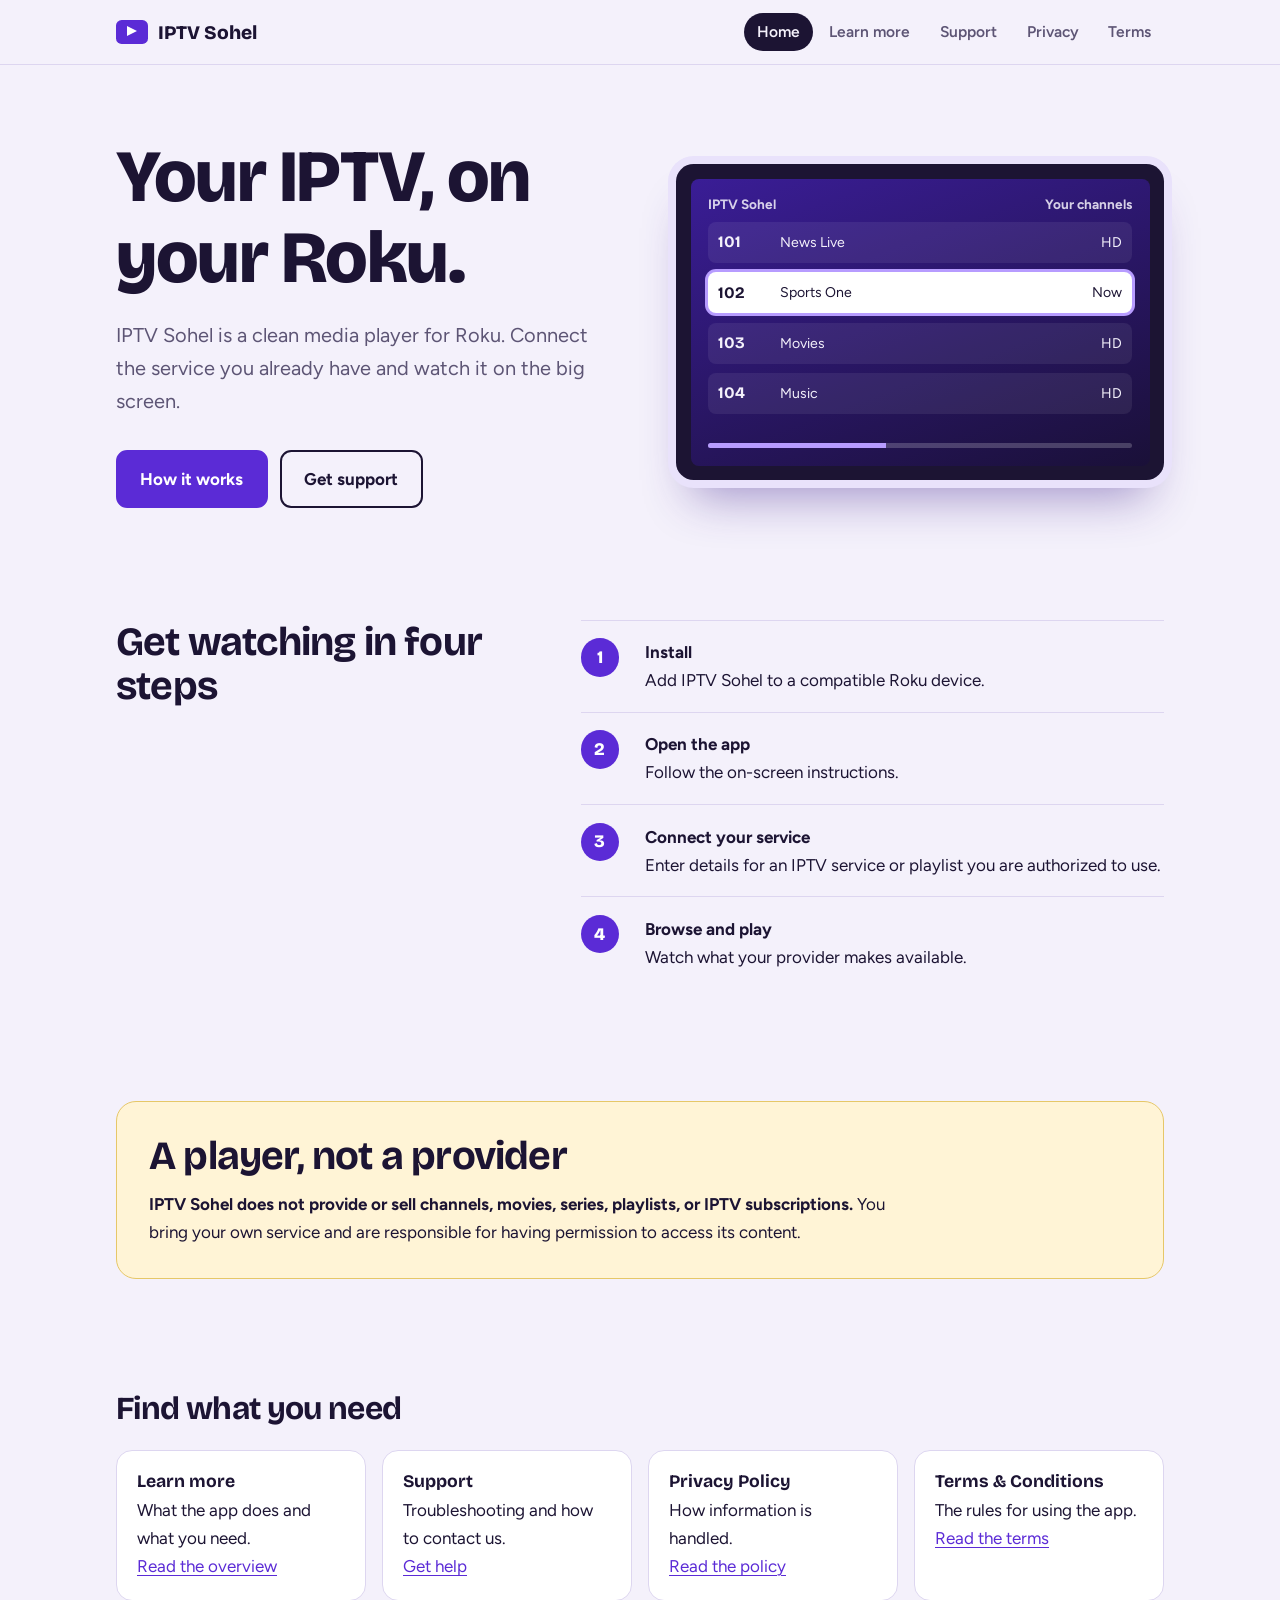
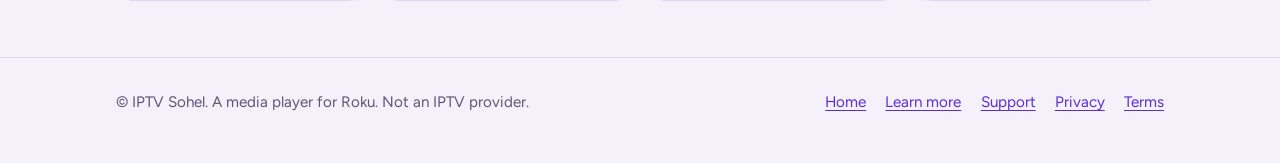
<file: index.html>
<!DOCTYPE html>
<html lang="en"><head><meta charset="utf-8">
<meta name="viewport" content="width=device-width, initial-scale=1">
<title>IPTV Sohel | IPTV media player for Roku</title><meta name="description" content="IPTV Sohel is a media player for Roku. Connect your own IPTV service and watch on your TV.">
<link rel="preconnect" href="https://fonts.googleapis.com"><link rel="preconnect" href="https://fonts.gstatic.com" crossorigin>
<link href="https://fonts.googleapis.com/css2?family=Bricolage+Grotesque:opsz,wght@12..96,700;12..96,800&family=Figtree:wght@400;600;700&display=swap" rel="stylesheet">
<link rel="stylesheet" href="style.css"></head><body>
<header class="site"><div class="wrap"><a class="brand" href="index.html"><span class="logo"></span>IPTV Sohel</a>
<nav aria-label="Main"><ul><li><a href="index.html" aria-current="page">Home</a></li><li><a href="learn-more.html">Learn more</a></li><li><a href="support.html">Support</a></li><li><a href="privacy-policy.html">Privacy</a></li><li><a href="terms.html">Terms</a></li></ul></nav></div></header>
<main><section class="hero"><div class="wrap"><div>
<h1>Your IPTV, on your Roku.</h1>
<p class="lead">IPTV Sohel is a clean media player for Roku. Connect the service you already have and watch it on the big screen.</p>
<div class="btns"><a class="btn primary" href="learn-more.html">How it works</a><a class="btn" href="support.html">Get support</a></div></div>
<div class="tv" aria-hidden="true"><div class="scr"><div class="top"><span>IPTV Sohel</span><span>Your channels</span></div>
<div class="row"><b>101</b><span>News Live</span><span>HD</span></div>
<div class="row on"><b>102</b><span>Sports One</span><span>Now</span></div>
<div class="row"><b>103</b><span>Movies</span><span>HD</span></div>
<div class="row"><b>104</b><span>Music</span><span>HD</span></div>
<div class="bar"><i></i></div></div></div></div></section>
<section class="block"><div class="wrap split"><h2>Get watching in four steps</h2>
<ol class="steps"><li><div><b>Install</b><br>Add IPTV Sohel to a compatible Roku device.</div></li>
<li><div><b>Open the app</b><br>Follow the on-screen instructions.</div></li>
<li><div><b>Connect your service</b><br>Enter details for an IPTV service or playlist you are authorized to use.</div></li>
<li><div><b>Browse and play</b><br>Watch what your provider makes available.</div></li></ol></div></section>
<section class="block"><div class="wrap"><div class="notice"><h2>A player, not a provider</h2>
<p><strong>IPTV Sohel does not provide or sell channels, movies, series, playlists, or IPTV subscriptions.</strong> You bring your own service and are responsible for having permission to access its content.</p></div></div></section>
<section class="block"><div class="wrap"><h2 style="font-size:2rem">Find what you need</h2><div class="needs">
<div><b>Learn more</b>What the app does and what you need.<br><a href="learn-more.html">Read the overview</a></div>
<div><b>Support</b>Troubleshooting and how to contact us.<br><a href="support.html">Get help</a></div>
<div><b>Privacy Policy</b>How information is handled.<br><a href="privacy-policy.html">Read the policy</a></div>
<div><b>Terms &amp; Conditions</b>The rules for using the app.<br><a href="terms.html">Read the terms</a></div></div></div></section></main>
<footer class="site"><div class="wrap"><span>© IPTV Sohel. A media player for Roku. Not an IPTV provider.</span><ul><li><a href="index.html">Home</a></li><li><a href="learn-more.html">Learn more</a></li><li><a href="support.html">Support</a></li><li><a href="privacy-policy.html">Privacy</a></li><li><a href="terms.html">Terms</a></li></ul></div></footer>
</body></html>
</file>
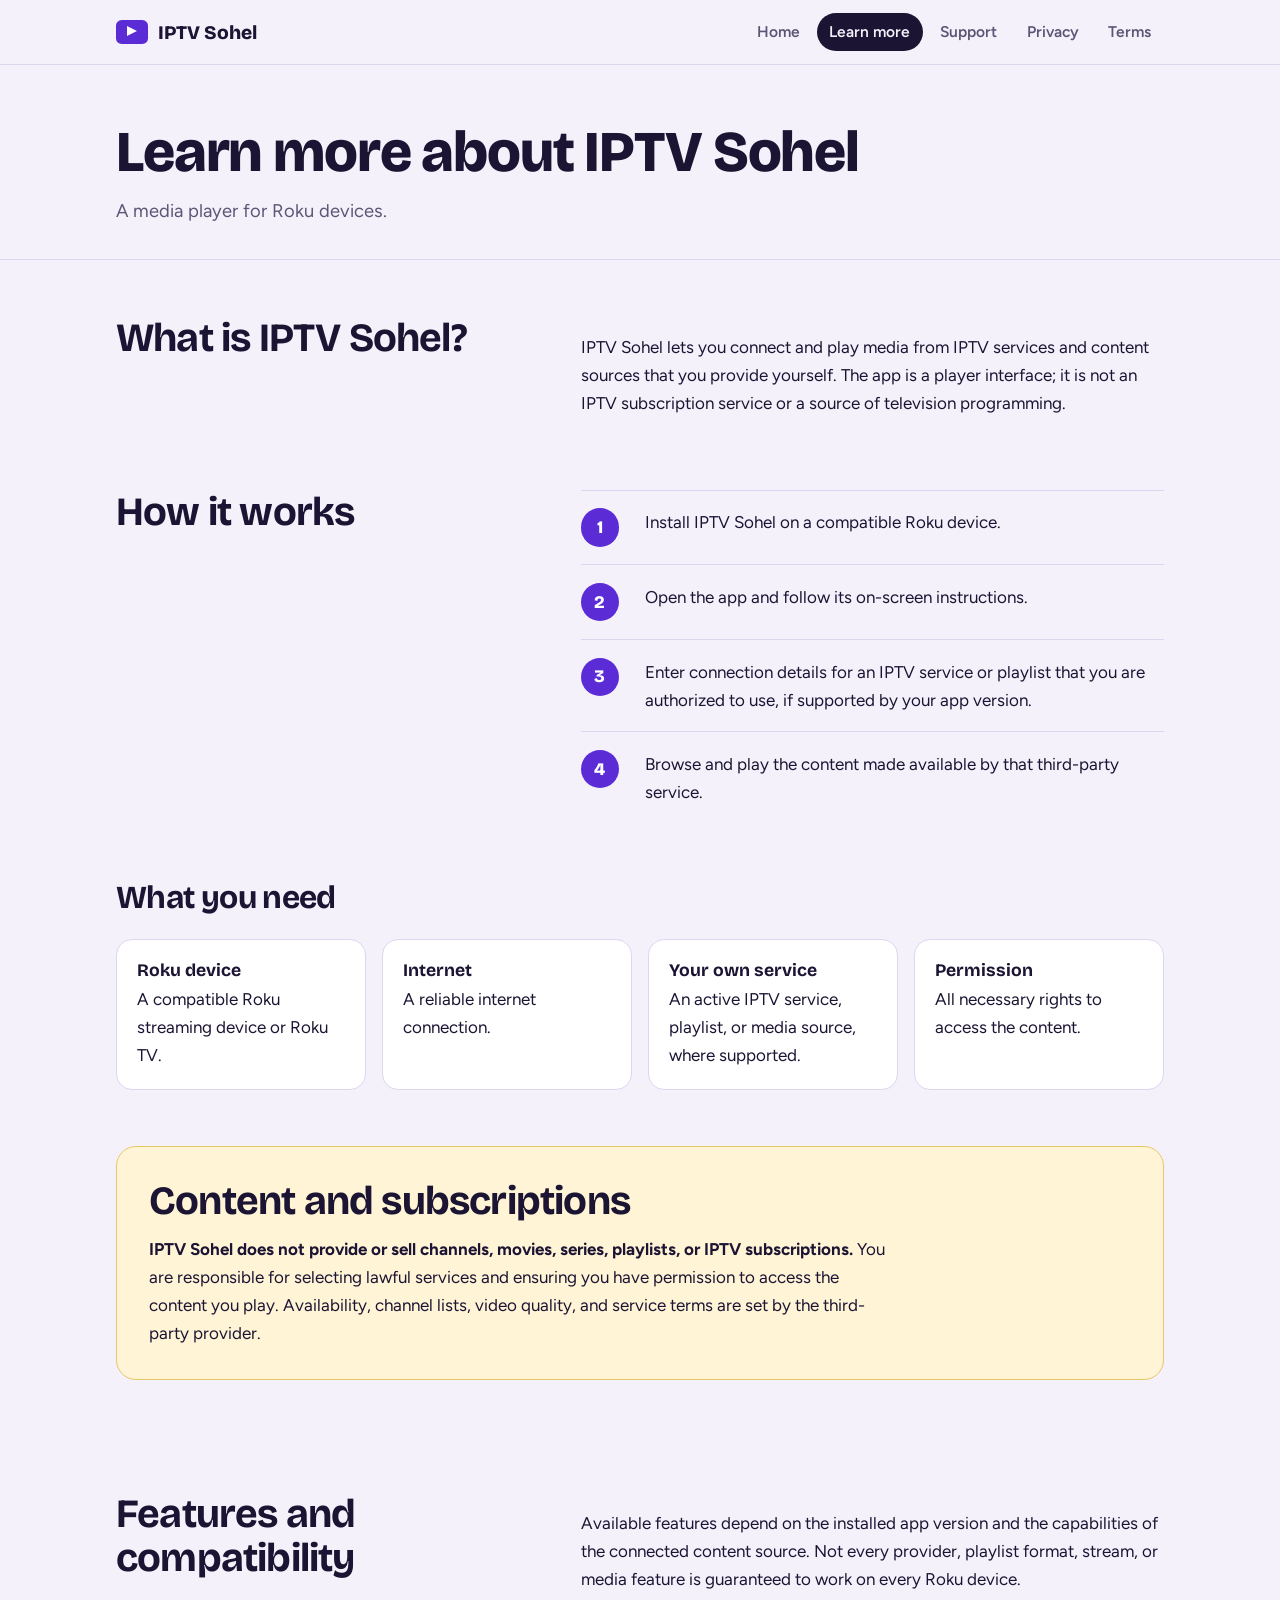
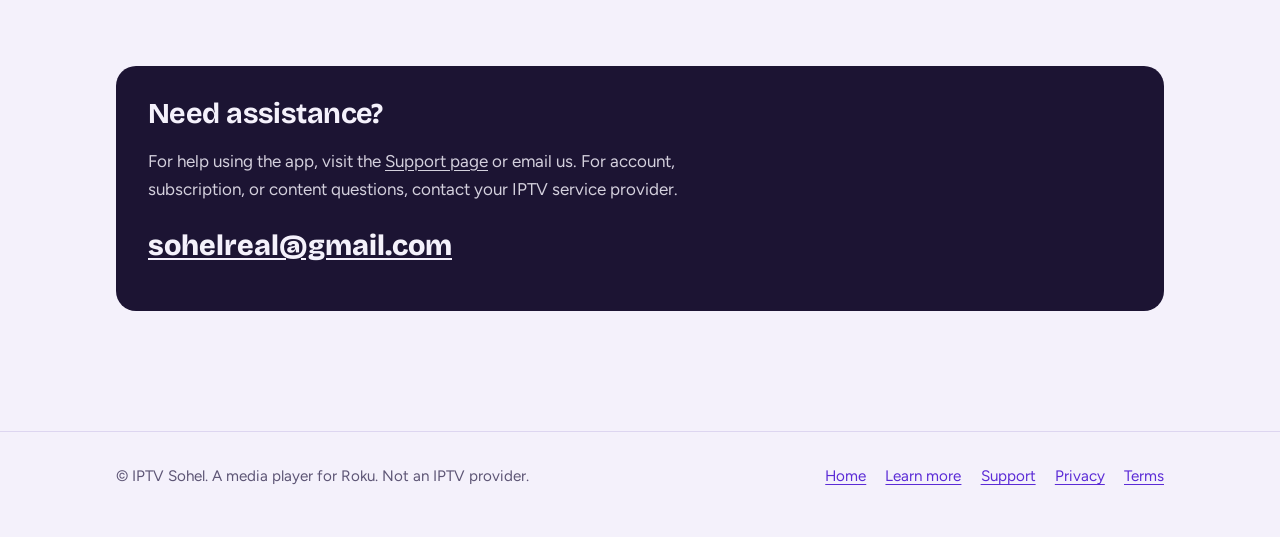
<file: learn-more.html>
<!DOCTYPE html>
<html lang="en"><head><meta charset="utf-8">
<meta name="viewport" content="width=device-width, initial-scale=1">
<title>Learn More | IPTV Sohel</title><meta name="description" content="Learn about IPTV Sohel, a Roku media-player application.">
<link rel="preconnect" href="https://fonts.googleapis.com"><link rel="preconnect" href="https://fonts.gstatic.com" crossorigin>
<link href="https://fonts.googleapis.com/css2?family=Bricolage+Grotesque:opsz,wght@12..96,700;12..96,800&family=Figtree:wght@400;600;700&display=swap" rel="stylesheet">
<link rel="stylesheet" href="style.css"></head><body>
<header class="site"><div class="wrap"><a class="brand" href="index.html"><span class="logo"></span>IPTV Sohel</a>
<nav aria-label="Main"><ul><li><a href="index.html">Home</a></li><li><a href="learn-more.html" aria-current="page">Learn more</a></li><li><a href="support.html">Support</a></li><li><a href="privacy-policy.html">Privacy</a></li><li><a href="terms.html">Terms</a></li></ul></nav></div></header>
<main><div class="page-head"><div class="wrap"><h1>Learn more about IPTV Sohel</h1><p>A media player for Roku devices.</p></div></div>
<div class="wrap"><section class="block"><div class="split"><h2>What is IPTV Sohel?</h2><div><p>IPTV Sohel lets you connect and play media from IPTV services and content sources that you provide yourself. The app is a player interface; it is not an IPTV subscription service or a source of television programming.</p></div></div></section>
<section class="block" style="padding-top:0"><div class="split"><h2>How it works</h2><ol class="steps"><li><div>Install IPTV Sohel on a compatible Roku device.</div></li><li><div>Open the app and follow its on-screen instructions.</div></li><li><div>Enter connection details for an IPTV service or playlist that you are authorized to use, if supported by your app version.</div></li><li><div>Browse and play the content made available by that third-party service.</div></li></ol></div></section>
<section class="block" style="padding-top:0"><h2 style="font-size:2rem">What you need</h2><div class="needs">
<div><b>Roku device</b>A compatible Roku streaming device or Roku TV.</div><div><b>Internet</b>A reliable internet connection.</div>
<div><b>Your own service</b>An active IPTV service, playlist, or media source, where supported.</div><div><b>Permission</b>All necessary rights to access the content.</div></div></section>
<section class="block" style="padding-top:0"><div class="notice"><h2>Content and subscriptions</h2><p><strong>IPTV Sohel does not provide or sell channels, movies, series, playlists, or IPTV subscriptions.</strong> You are responsible for selecting lawful services and ensuring you have permission to access the content you play. Availability, channel lists, video quality, and service terms are set by the third-party provider.</p></div></section>
<section class="block"><div class="split"><h2>Features and compatibility</h2><div><p>Available features depend on the installed app version and the capabilities of the connected content source. Not every provider, playlist format, stream, or media feature is guaranteed to work on every Roku device.</p></div></div></section>
<section class="block" style="padding-top:0"><div class="contact"><h2>Need assistance?</h2><p>For help using the app, visit the <a href="support.html" style="color:inherit">Support page</a> or email us. For account, subscription, or content questions, contact your IPTV service provider.</p><a class="mail" href="mailto:sohelreal@gmail.com">sohelreal@gmail.com</a></div></section></div></main>
<footer class="site"><div class="wrap"><span>© IPTV Sohel. A media player for Roku. Not an IPTV provider.</span><ul><li><a href="index.html">Home</a></li><li><a href="learn-more.html">Learn more</a></li><li><a href="support.html">Support</a></li><li><a href="privacy-policy.html">Privacy</a></li><li><a href="terms.html">Terms</a></li></ul></div></footer>
</body></html>
</file>
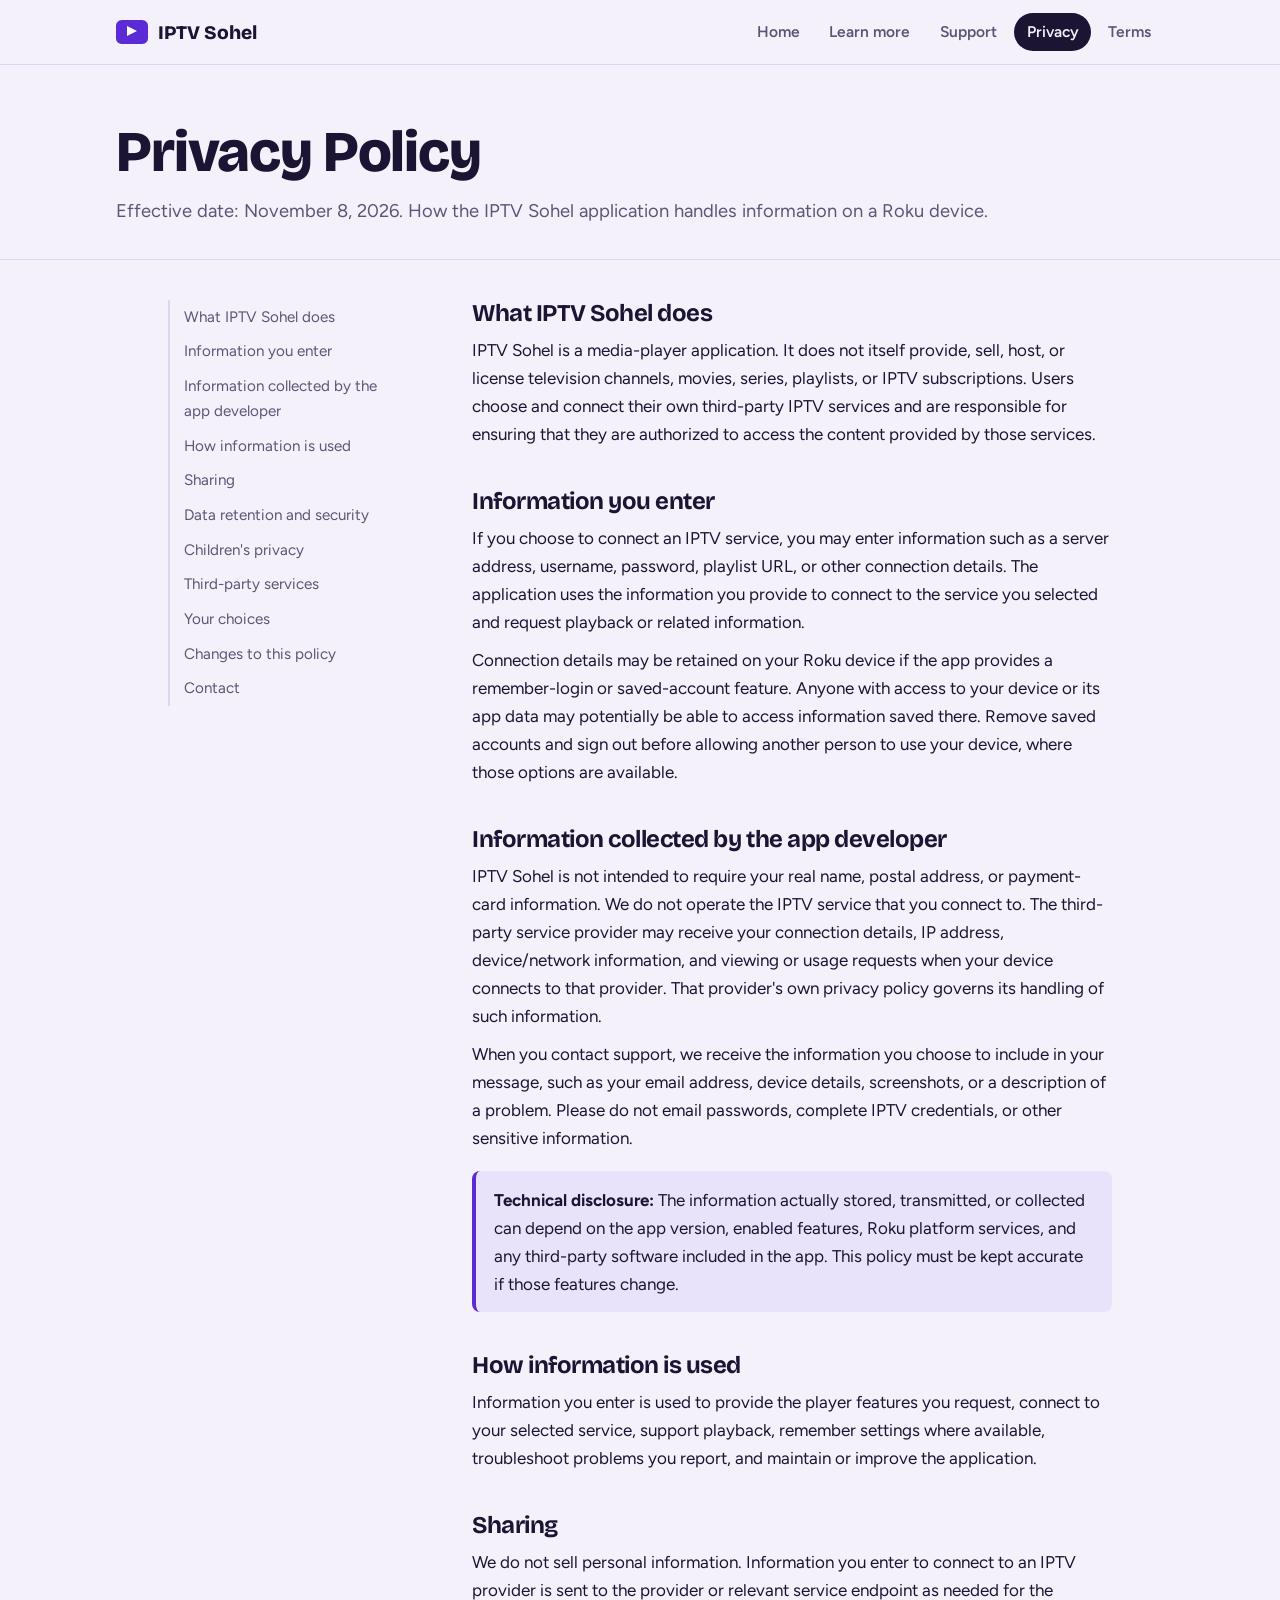
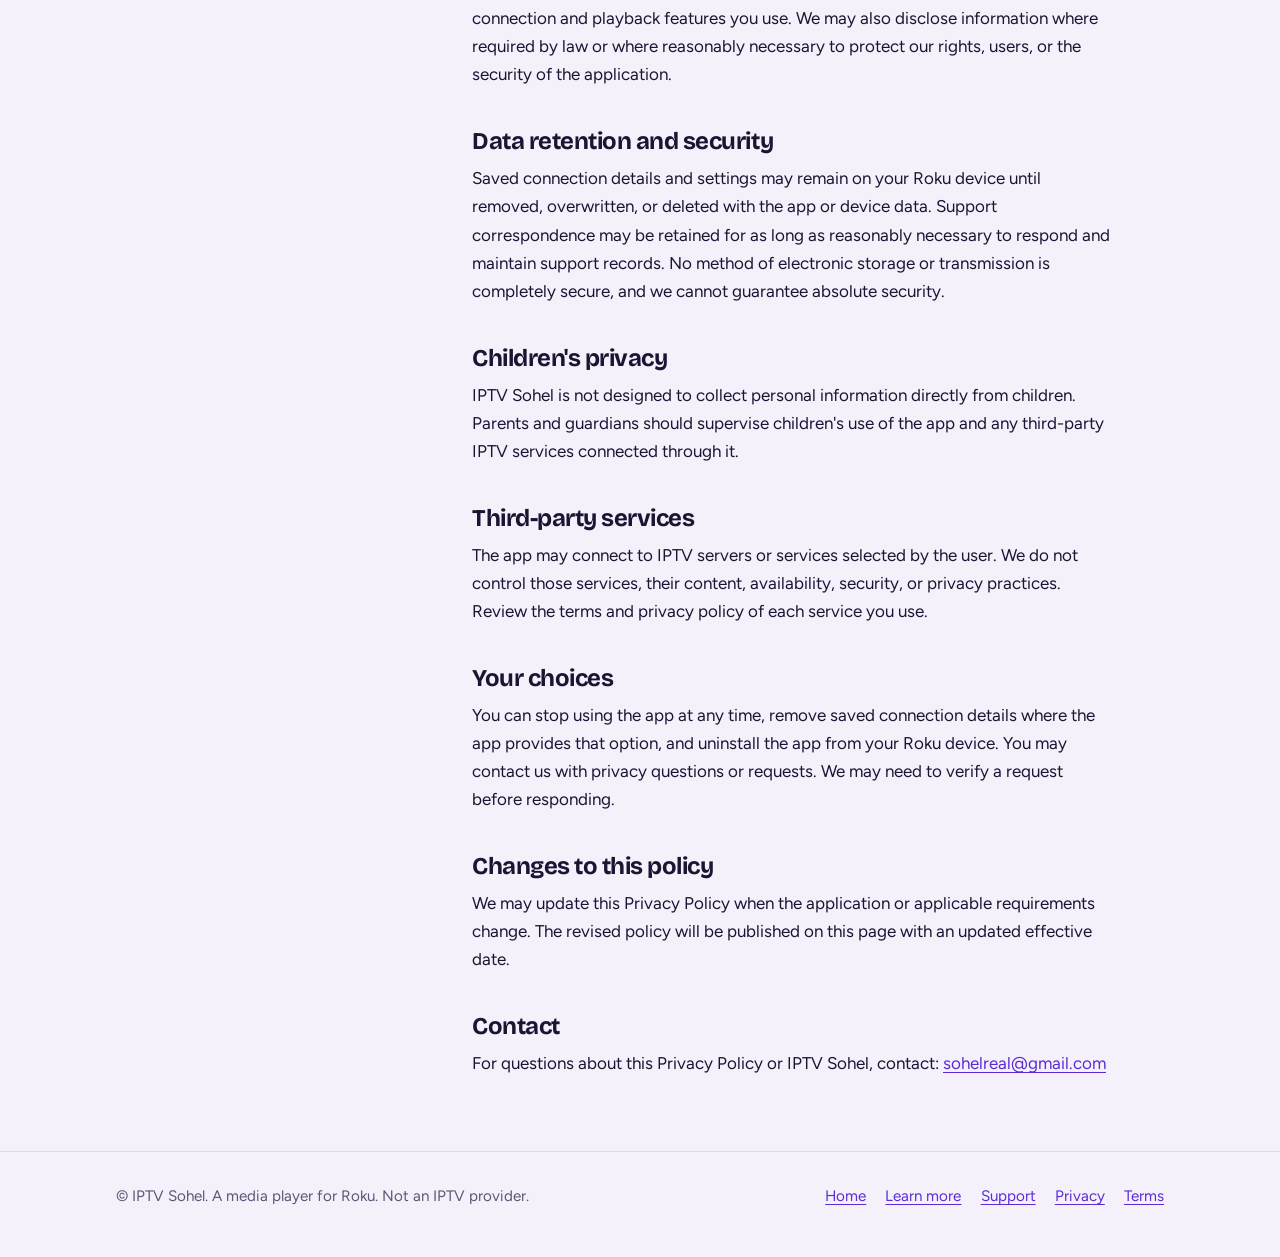
<file: privacy-policy.html>
<!DOCTYPE html>
<html lang="en"><head><meta charset="utf-8">
<meta name="viewport" content="width=device-width, initial-scale=1">
<title>Privacy Policy | IPTV Sohel</title><meta name="description" content="Privacy Policy for the IPTV Sohel Roku application.">
<link rel="preconnect" href="https://fonts.googleapis.com"><link rel="preconnect" href="https://fonts.gstatic.com" crossorigin>
<link href="https://fonts.googleapis.com/css2?family=Bricolage+Grotesque:opsz,wght@12..96,700;12..96,800&family=Figtree:wght@400;600;700&display=swap" rel="stylesheet">
<link rel="stylesheet" href="style.css"></head><body>
<header class="site"><div class="wrap"><a class="brand" href="index.html"><span class="logo"></span>IPTV Sohel</a>
<nav aria-label="Main"><ul><li><a href="index.html">Home</a></li><li><a href="learn-more.html">Learn more</a></li><li><a href="support.html">Support</a></li><li><a href="privacy-policy.html" aria-current="page">Privacy</a></li><li><a href="terms.html">Terms</a></li></ul></nav></div></header>
<main><div class="page-head"><div class="wrap"><h1>Privacy Policy</h1><p>Effective date: November 8, 2026. How the IPTV Sohel application handles information on a Roku device.</p></div></div><div class="wrap doc"><aside class="toc" aria-label="On this page"><ol><li><a href="#s1">What IPTV Sohel does</a></li><li><a href="#s2">Information you enter</a></li><li><a href="#s3">Information collected by the app developer</a></li><li><a href="#s4">How information is used</a></li><li><a href="#s5">Sharing</a></li><li><a href="#s6">Data retention and security</a></li><li><a href="#s7">Children's privacy</a></li><li><a href="#s8">Third-party services</a></li><li><a href="#s9">Your choices</a></li><li><a href="#s10">Changes to this policy</a></li><li><a href="#s11">Contact</a></li></ol></aside><article><h2 id="s1">What IPTV Sohel does</h2><p>IPTV Sohel is a media-player application. It does not itself provide, sell, host, or license television channels, movies, series, playlists, or IPTV subscriptions. Users choose and connect their own third-party IPTV services and are responsible for ensuring that they are authorized to access the content provided by those services.</p><h2 id="s2">Information you enter</h2><p>If you choose to connect an IPTV service, you may enter information such as a server address, username, password, playlist URL, or other connection details. The application uses the information you provide to connect to the service you selected and request playback or related information.</p><p>Connection details may be retained on your Roku device if the app provides a remember-login or saved-account feature. Anyone with access to your device or its app data may potentially be able to access information saved there. Remove saved accounts and sign out before allowing another person to use your device, where those options are available.</p><h2 id="s3">Information collected by the app developer</h2><p>IPTV Sohel is not intended to require your real name, postal address, or payment-card information. We do not operate the IPTV service that you connect to. The third-party service provider may receive your connection details, IP address, device/network information, and viewing or usage requests when your device connects to that provider. That provider's own privacy policy governs its handling of such information.</p><p>When you contact support, we receive the information you choose to include in your message, such as your email address, device details, screenshots, or a description of a problem. Please do not email passwords, complete IPTV credentials, or other sensitive information.</p><div class="callout"><strong>Technical disclosure:</strong> The information actually stored, transmitted, or collected can depend on the app version, enabled features, Roku platform services, and any third-party software included in the app. This policy must be kept accurate if those features change.</div><h2 id="s4">How information is used</h2><p>Information you enter is used to provide the player features you request, connect to your selected service, support playback, remember settings where available, troubleshoot problems you report, and maintain or improve the application.</p><h2 id="s5">Sharing</h2><p>We do not sell personal information. Information you enter to connect to an IPTV provider is sent to the provider or relevant service endpoint as needed for the connection and playback features you use. We may also disclose information where required by law or where reasonably necessary to protect our rights, users, or the security of the application.</p><h2 id="s6">Data retention and security</h2><p>Saved connection details and settings may remain on your Roku device until removed, overwritten, or deleted with the app or device data. Support correspondence may be retained for as long as reasonably necessary to respond and maintain support records. No method of electronic storage or transmission is completely secure, and we cannot guarantee absolute security.</p><h2 id="s7">Children's privacy</h2><p>IPTV Sohel is not designed to collect personal information directly from children. Parents and guardians should supervise children's use of the app and any third-party IPTV services connected through it.</p><h2 id="s8">Third-party services</h2><p>The app may connect to IPTV servers or services selected by the user. We do not control those services, their content, availability, security, or privacy practices. Review the terms and privacy policy of each service you use.</p><h2 id="s9">Your choices</h2><p>You can stop using the app at any time, remove saved connection details where the app provides that option, and uninstall the app from your Roku device. You may contact us with privacy questions or requests. We may need to verify a request before responding.</p><h2 id="s10">Changes to this policy</h2><p>We may update this Privacy Policy when the application or applicable requirements change. The revised policy will be published on this page with an updated effective date.</p><h2 id="s11">Contact</h2><p>For questions about this Privacy Policy or IPTV Sohel, contact: <a href="mailto:sohelreal@gmail.com">sohelreal@gmail.com</a></p></article></div></main>
<footer class="site"><div class="wrap"><span>© IPTV Sohel. A media player for Roku. Not an IPTV provider.</span><ul><li><a href="index.html">Home</a></li><li><a href="learn-more.html">Learn more</a></li><li><a href="support.html">Support</a></li><li><a href="privacy-policy.html">Privacy</a></li><li><a href="terms.html">Terms</a></li></ul></div></footer>
</body></html>
</file>
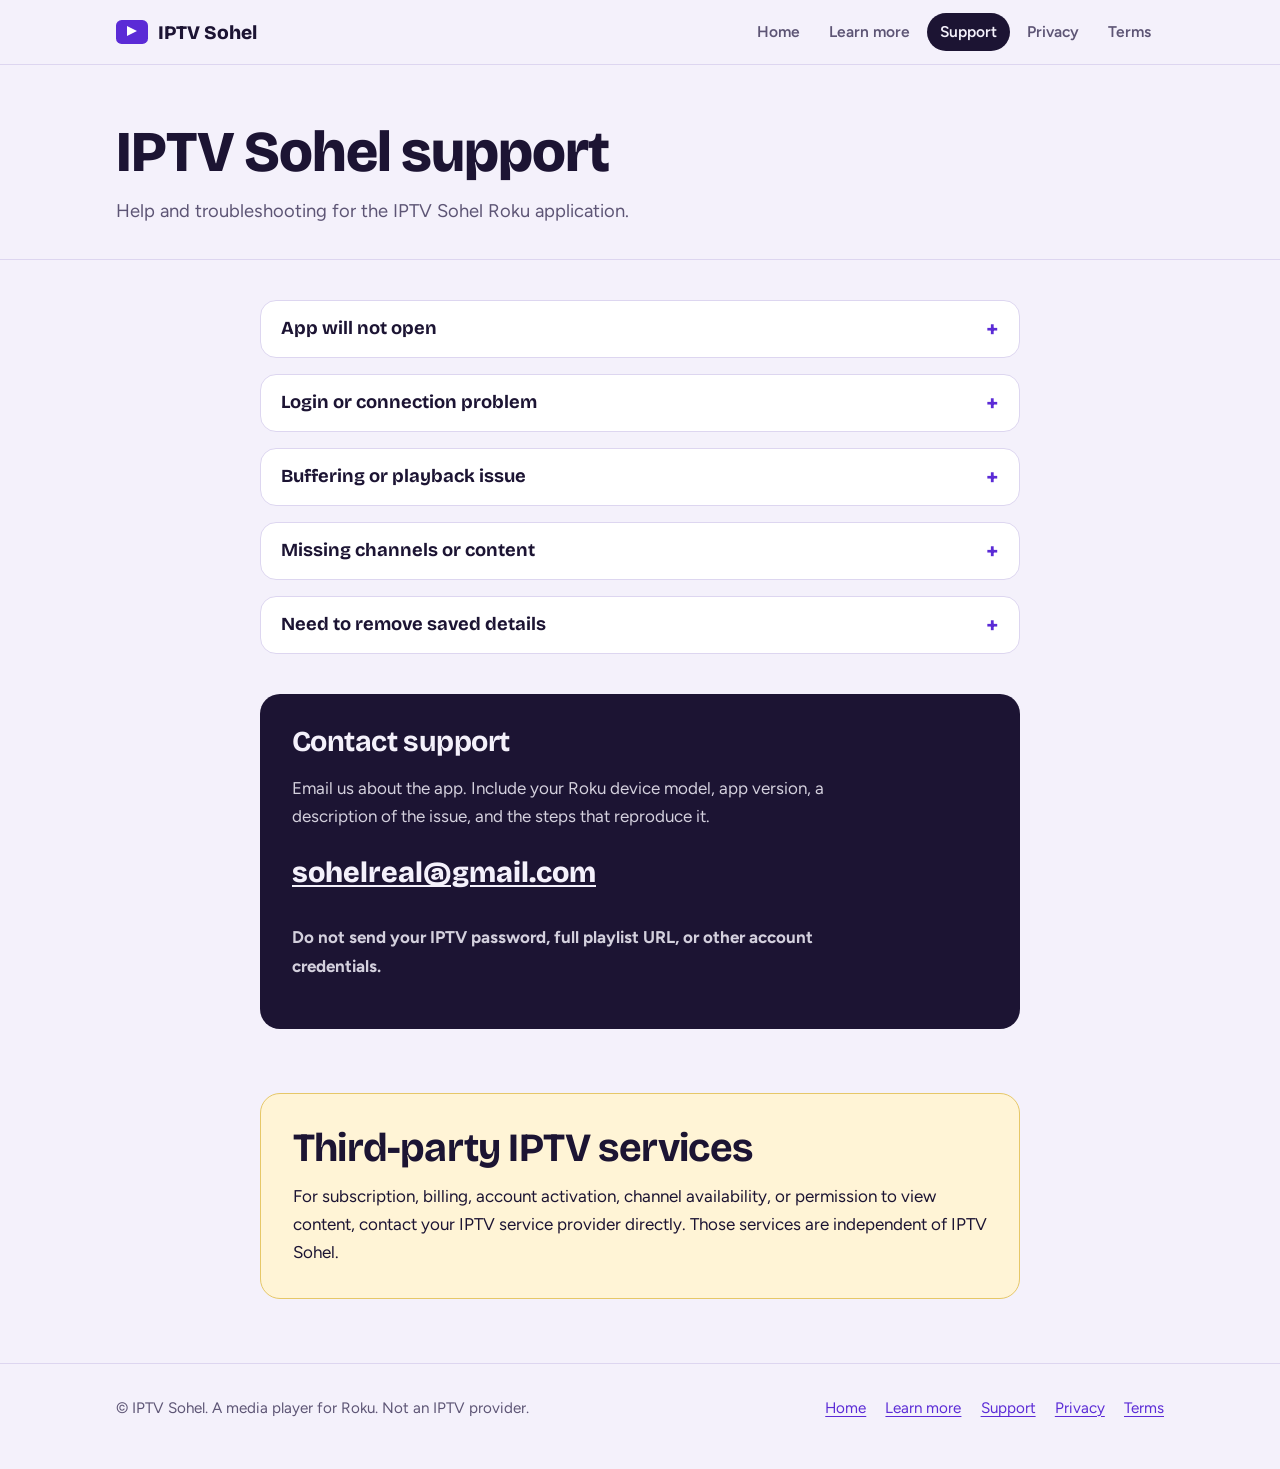
<file: support.html>
<!DOCTYPE html>
<html lang="en"><head><meta charset="utf-8">
<meta name="viewport" content="width=device-width, initial-scale=1">
<title>Support | IPTV Sohel</title><meta name="description" content="Get help with the IPTV Sohel Roku media player.">
<link rel="preconnect" href="https://fonts.googleapis.com"><link rel="preconnect" href="https://fonts.gstatic.com" crossorigin>
<link href="https://fonts.googleapis.com/css2?family=Bricolage+Grotesque:opsz,wght@12..96,700;12..96,800&family=Figtree:wght@400;600;700&display=swap" rel="stylesheet">
<link rel="stylesheet" href="style.css"></head><body>
<header class="site"><div class="wrap"><a class="brand" href="index.html"><span class="logo"></span>IPTV Sohel</a>
<nav aria-label="Main"><ul><li><a href="index.html">Home</a></li><li><a href="learn-more.html">Learn more</a></li><li><a href="support.html" aria-current="page">Support</a></li><li><a href="privacy-policy.html">Privacy</a></li><li><a href="terms.html">Terms</a></li></ul></nav></div></header>
<main><div class="page-head"><div class="wrap"><h1>IPTV Sohel support</h1><p>Help and troubleshooting for the IPTV Sohel Roku application.</p></div></div>
<div class="wrap" style="max-width:50rem"><div class="cards"><details><summary>App will not open</summary><p>Restart your Roku device and check that Roku OS is up to date.</p></details><details><summary>Login or connection problem</summary><p>Check the server address and account details with your IPTV service provider. Make sure the service is active.</p></details><details><summary>Buffering or playback issue</summary><p>Check your internet connection and try another stream. Stream availability and quality are controlled by the third-party provider and your network.</p></details><details><summary>Missing channels or content</summary><p>Contact the provider that supplied your playlist or account. IPTV Sohel does not control provider catalogues.</p></details><details><summary>Need to remove saved details</summary><p>Use the account or settings options available in the app. You can also uninstall the app from your Roku device.</p></details></div>
<div class="contact"><h2>Contact support</h2><p>Email us about the app. Include your Roku device model, app version, a description of the issue, and the steps that reproduce it.</p><a class="mail" href="mailto:sohelreal@gmail.com">sohelreal@gmail.com</a><p><strong>Do not send your IPTV password, full playlist URL, or other account credentials.</strong></p></div>
<div class="notice" style="margin-bottom:4rem"><h2>Third-party IPTV services</h2><p>For subscription, billing, account activation, channel availability, or permission to view content, contact your IPTV service provider directly. Those services are independent of IPTV Sohel.</p></div></div></main>
<footer class="site"><div class="wrap"><span>© IPTV Sohel. A media player for Roku. Not an IPTV provider.</span><ul><li><a href="index.html">Home</a></li><li><a href="learn-more.html">Learn more</a></li><li><a href="support.html">Support</a></li><li><a href="privacy-policy.html">Privacy</a></li><li><a href="terms.html">Terms</a></li></ul></div></footer>
</body></html>
</file>
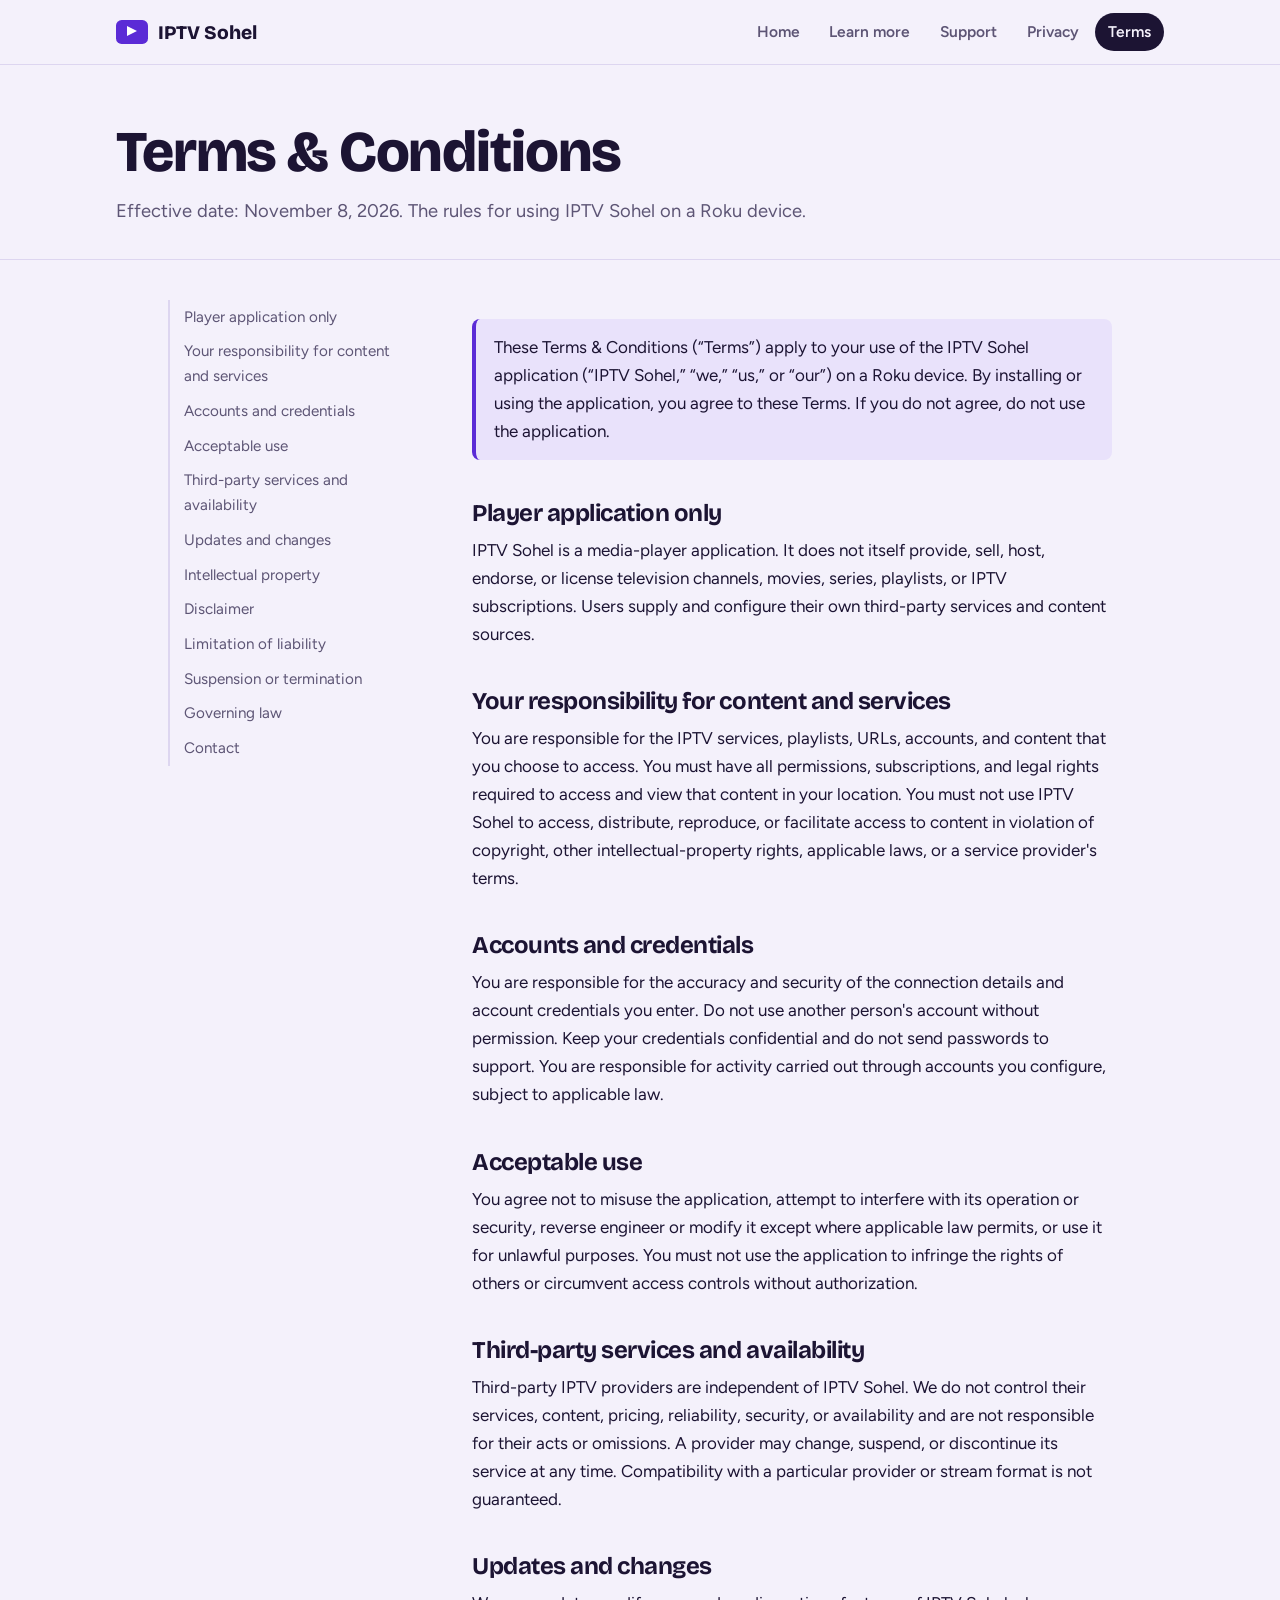
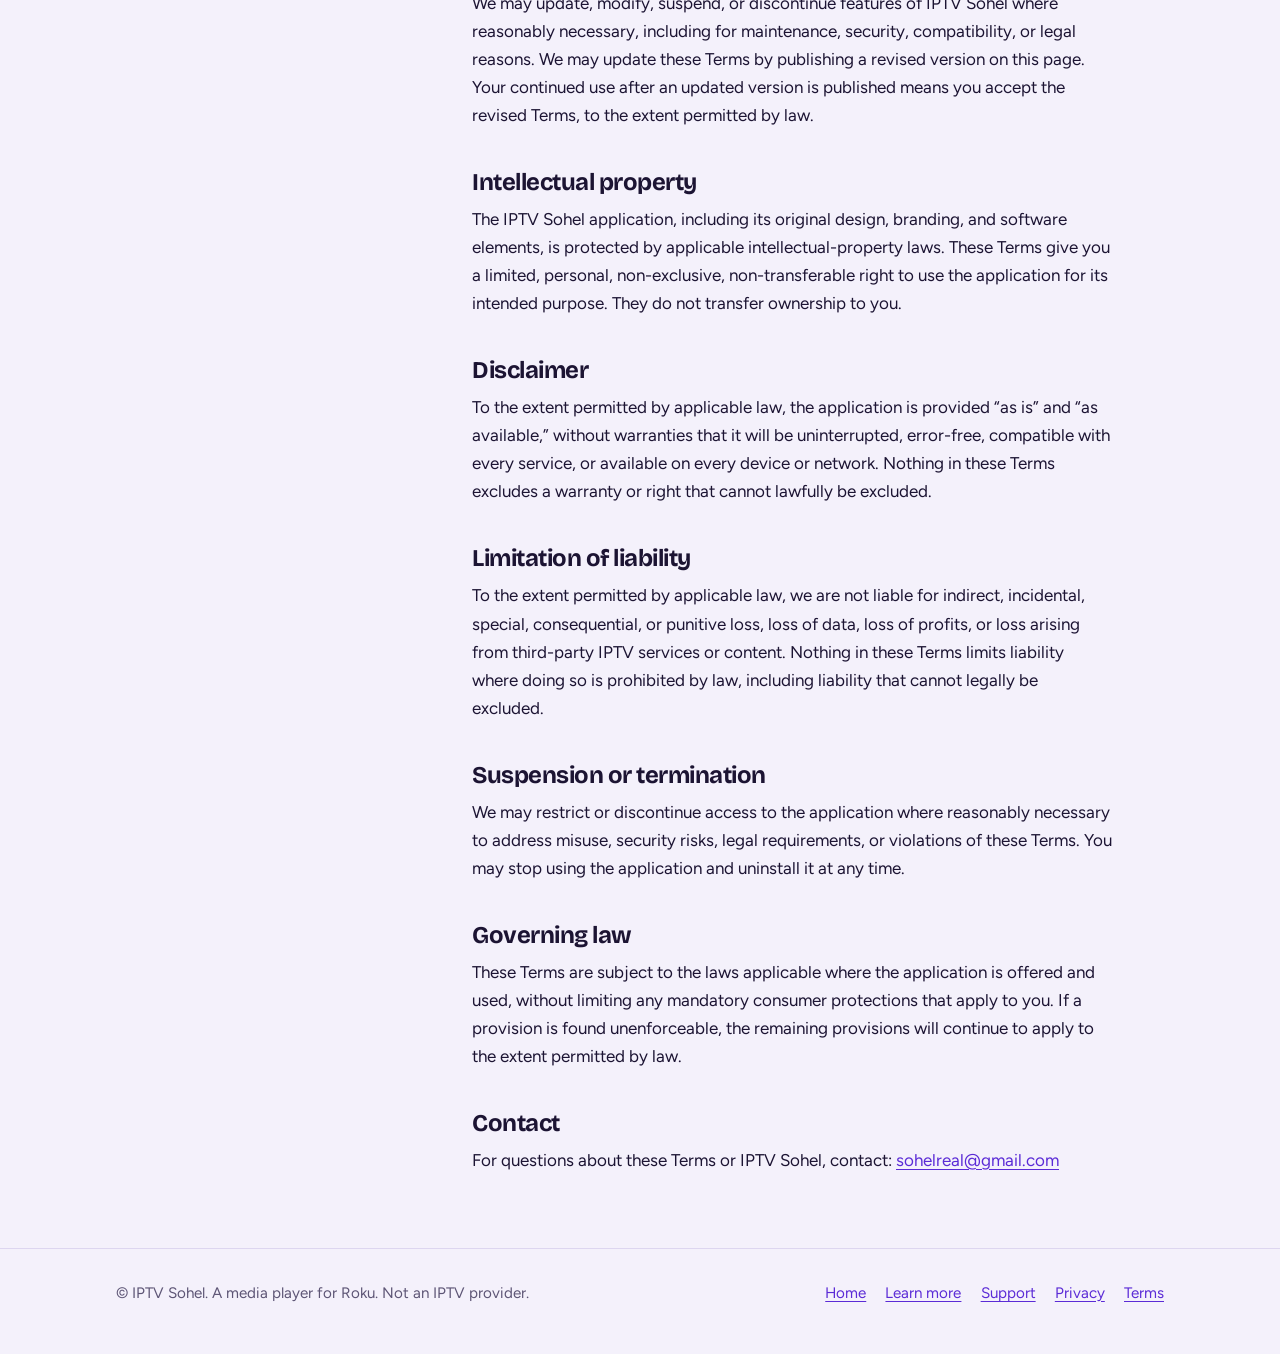
<file: terms.html>
<!DOCTYPE html>
<html lang="en"><head><meta charset="utf-8">
<meta name="viewport" content="width=device-width, initial-scale=1">
<title>Terms & Conditions | IPTV Sohel</title><meta name="description" content="Terms and Conditions for the IPTV Sohel Roku application.">
<link rel="preconnect" href="https://fonts.googleapis.com"><link rel="preconnect" href="https://fonts.gstatic.com" crossorigin>
<link href="https://fonts.googleapis.com/css2?family=Bricolage+Grotesque:opsz,wght@12..96,700;12..96,800&family=Figtree:wght@400;600;700&display=swap" rel="stylesheet">
<link rel="stylesheet" href="style.css"></head><body>
<header class="site"><div class="wrap"><a class="brand" href="index.html"><span class="logo"></span>IPTV Sohel</a>
<nav aria-label="Main"><ul><li><a href="index.html">Home</a></li><li><a href="learn-more.html">Learn more</a></li><li><a href="support.html">Support</a></li><li><a href="privacy-policy.html">Privacy</a></li><li><a href="terms.html" aria-current="page">Terms</a></li></ul></nav></div></header>
<main><div class="page-head"><div class="wrap"><h1>Terms &amp; Conditions</h1><p>Effective date: November 8, 2026. The rules for using IPTV Sohel on a Roku device.</p></div></div><div class="wrap doc"><aside class="toc" aria-label="On this page"><ol><li><a href="#s1">Player application only</a></li><li><a href="#s2">Your responsibility for content and services</a></li><li><a href="#s3">Accounts and credentials</a></li><li><a href="#s4">Acceptable use</a></li><li><a href="#s5">Third-party services and availability</a></li><li><a href="#s6">Updates and changes</a></li><li><a href="#s7">Intellectual property</a></li><li><a href="#s8">Disclaimer</a></li><li><a href="#s9">Limitation of liability</a></li><li><a href="#s10">Suspension or termination</a></li><li><a href="#s11">Governing law</a></li><li><a href="#s12">Contact</a></li></ol></aside><article><div class="callout">These Terms &amp; Conditions (“Terms”) apply to your use of the IPTV Sohel application (“IPTV Sohel,” “we,” “us,” or “our”) on a Roku device. By installing or using the application, you agree to these Terms. If you do not agree, do not use the application.</div><h2 id="s1">Player application only</h2><p>IPTV Sohel is a media-player application. It does not itself provide, sell, host, endorse, or license television channels, movies, series, playlists, or IPTV subscriptions. Users supply and configure their own third-party services and content sources.</p><h2 id="s2">Your responsibility for content and services</h2><p>You are responsible for the IPTV services, playlists, URLs, accounts, and content that you choose to access. You must have all permissions, subscriptions, and legal rights required to access and view that content in your location. You must not use IPTV Sohel to access, distribute, reproduce, or facilitate access to content in violation of copyright, other intellectual-property rights, applicable laws, or a service provider's terms.</p><h2 id="s3">Accounts and credentials</h2><p>You are responsible for the accuracy and security of the connection details and account credentials you enter. Do not use another person's account without permission. Keep your credentials confidential and do not send passwords to support. You are responsible for activity carried out through accounts you configure, subject to applicable law.</p><h2 id="s4">Acceptable use</h2><p>You agree not to misuse the application, attempt to interfere with its operation or security, reverse engineer or modify it except where applicable law permits, or use it for unlawful purposes. You must not use the application to infringe the rights of others or circumvent access controls without authorization.</p><h2 id="s5">Third-party services and availability</h2><p>Third-party IPTV providers are independent of IPTV Sohel. We do not control their services, content, pricing, reliability, security, or availability and are not responsible for their acts or omissions. A provider may change, suspend, or discontinue its service at any time. Compatibility with a particular provider or stream format is not guaranteed.</p><h2 id="s6">Updates and changes</h2><p>We may update, modify, suspend, or discontinue features of IPTV Sohel where reasonably necessary, including for maintenance, security, compatibility, or legal reasons. We may update these Terms by publishing a revised version on this page. Your continued use after an updated version is published means you accept the revised Terms, to the extent permitted by law.</p><h2 id="s7">Intellectual property</h2><p>The IPTV Sohel application, including its original design, branding, and software elements, is protected by applicable intellectual-property laws. These Terms give you a limited, personal, non-exclusive, non-transferable right to use the application for its intended purpose. They do not transfer ownership to you.</p><h2 id="s8">Disclaimer</h2><p>To the extent permitted by applicable law, the application is provided “as is” and “as available,” without warranties that it will be uninterrupted, error-free, compatible with every service, or available on every device or network. Nothing in these Terms excludes a warranty or right that cannot lawfully be excluded.</p><h2 id="s9">Limitation of liability</h2><p>To the extent permitted by applicable law, we are not liable for indirect, incidental, special, consequential, or punitive loss, loss of data, loss of profits, or loss arising from third-party IPTV services or content. Nothing in these Terms limits liability where doing so is prohibited by law, including liability that cannot legally be excluded.</p><h2 id="s10">Suspension or termination</h2><p>We may restrict or discontinue access to the application where reasonably necessary to address misuse, security risks, legal requirements, or violations of these Terms. You may stop using the application and uninstall it at any time.</p><h2 id="s11">Governing law</h2><p>These Terms are subject to the laws applicable where the application is offered and used, without limiting any mandatory consumer protections that apply to you. If a provision is found unenforceable, the remaining provisions will continue to apply to the extent permitted by law.</p><h2 id="s12">Contact</h2><p>For questions about these Terms or IPTV Sohel, contact: <a href="mailto:sohelreal@gmail.com">sohelreal@gmail.com</a></p></article></div></main>
<footer class="site"><div class="wrap"><span>© IPTV Sohel. A media player for Roku. Not an IPTV provider.</span><ul><li><a href="index.html">Home</a></li><li><a href="learn-more.html">Learn more</a></li><li><a href="support.html">Support</a></li><li><a href="privacy-policy.html">Privacy</a></li><li><a href="terms.html">Terms</a></li></ul></div></footer>
</body></html>
</file>
<file: style.css>
:root{--bg:#f4f1fb;--surface:#fff;--ink:#1c1433;--muted:#5d5575;--line:#ddd6f0;--accent:#5b2bd6;--accent-ink:#fff;--soft:#e9e2fb;--screen:#1c1433;--screen-ink:#f4f1fb;--warn:#fff4d6;--warn-line:#e6c768}
@media(prefers-color-scheme:dark){:root{--bg:#150f27;--surface:#1f1738;--ink:#f1edfb;--muted:#b2a8cf;--line:#352b57;--accent:#9d7bff;--accent-ink:#150f27;--soft:#2a2049;--screen:#0e0a1b;--screen-ink:#f1edfb;--warn:#2d2610;--warn-line:#7a6521}}
*{box-sizing:border-box}html{scroll-padding-top:5rem}
body{margin:0;background:var(--bg);color:var(--ink);font:1.0625rem/1.65 "Figtree",system-ui,sans-serif;-webkit-font-smoothing:antialiased}
h1,h2,h3{font-family:"Bricolage Grotesque","Figtree",system-ui,sans-serif;line-height:1.1;letter-spacing:-.02em;margin:0}
a{color:var(--accent);text-underline-offset:3px}a:hover{text-decoration-thickness:2px}
:focus-visible{outline:3px solid var(--accent);outline-offset:3px;border-radius:4px}
.wrap{max-width:68rem;margin:0 auto;padding:0 1.25rem}
header.site{position:sticky;top:0;z-index:5;background:color-mix(in srgb,var(--bg) 88%,transparent);backdrop-filter:blur(10px);border-bottom:1px solid var(--line)}
header.site .wrap{display:flex;align-items:center;justify-content:space-between;gap:1rem;min-height:4rem;flex-wrap:wrap}
.brand{display:flex;align-items:center;gap:.6rem;font:800 1.2rem "Bricolage Grotesque",sans-serif;color:var(--ink);text-decoration:none}
.logo{width:2rem;height:1.5rem;border-radius:.35rem;background:var(--accent);position:relative}
.logo:after{content:"";position:absolute;left:.7rem;top:.4rem;border-left:.65rem solid var(--accent-ink);border-top:.35rem solid transparent;border-bottom:.35rem solid transparent}
nav ul{display:flex;gap:.25rem;list-style:none;margin:0;padding:0;flex-wrap:wrap}
nav a{display:block;padding:.4rem .8rem;border-radius:2rem;color:var(--muted);text-decoration:none;font-weight:600;font-size:.97rem}
nav a:hover{background:var(--soft);color:var(--ink)}nav a[aria-current=page]{background:var(--ink);color:var(--bg)}
.hero{padding:4.5rem 0 3.5rem}
.hero .wrap{display:grid;grid-template-columns:1.05fr 1fr;gap:3rem;align-items:center}
.hero h1{font-size:clamp(2.6rem,6vw,4.6rem);font-weight:800}
.hero p.lead{font-size:1.25rem;color:var(--muted);max-width:30rem;margin:1.25rem 0 2rem}
.btns{display:flex;gap:.75rem;flex-wrap:wrap}
.btn{display:inline-block;padding:.8rem 1.4rem;border-radius:.7rem;font-weight:700;text-decoration:none;border:2px solid var(--ink);color:var(--ink)}
.btn.primary{background:var(--accent);border-color:var(--accent);color:var(--accent-ink)}
.btn:hover{transform:translateY(-2px)}
.tv{background:var(--screen);border-radius:1.1rem;padding:.9rem;box-shadow:0 0 0 .5rem var(--soft),0 2rem 3rem -1rem rgba(60,30,140,.45);color:var(--screen-ink)}
.tv .scr{border-radius:.5rem;background:linear-gradient(160deg,#3a1d96,#1a1038);padding:1.1rem;aspect-ratio:16/10;display:flex;flex-direction:column;gap:.6rem}
.tv .top{display:flex;justify-content:space-between;font:700 .85rem "Figtree";opacity:.85}
.tv .row{display:grid;grid-template-columns:3.2rem 1fr auto;gap:.7rem;align-items:center;padding:.45rem .6rem;border-radius:.5rem;background:rgba(255,255,255,.07);font-size:.88rem}
.tv .row b{font-family:"Bricolage Grotesque";font-size:1rem}
.tv .row.on{background:#fff;color:#1c1433;box-shadow:0 0 0 3px #b79cff;animation:pulse 2.4s ease-in-out infinite}
.tv .bar{height:.3rem;border-radius:1rem;background:rgba(255,255,255,.2);margin-top:auto;overflow:hidden}.tv .bar i{display:block;width:42%;height:100%;background:#b79cff}
@keyframes pulse{50%{box-shadow:0 0 0 6px #b79cff66}}
@media(prefers-reduced-motion:reduce){*{animation:none!important;transition:none!important}}
section.block{padding:3.5rem 0}
.split{display:grid;grid-template-columns:1fr 1.4fr;gap:3rem}
.split h2,.notice h2{font-size:clamp(1.8rem,3.5vw,2.5rem)}
.steps{list-style:none;margin:0;padding:0;counter-reset:s}
.steps li{counter-increment:s;display:grid;grid-template-columns:3rem 1fr;gap:1rem;padding:1.1rem 0;border-top:1px solid var(--line)}
.steps li:before{content:counter(s);width:2.4rem;height:2.4rem;border-radius:50%;background:var(--accent);color:var(--accent-ink);display:grid;place-items:center;font:800 1.1rem "Bricolage Grotesque"}
.needs{display:grid;grid-template-columns:repeat(auto-fit,minmax(14rem,1fr));gap:1rem;margin-top:1.5rem}
.needs div{background:var(--surface);border:1px solid var(--line);border-radius:1rem;padding:1.25rem}
.needs b{display:block;font:700 1.1rem "Bricolage Grotesque";margin-bottom:.25rem}
.notice{background:var(--warn);border:1px solid var(--warn-line);border-radius:1.25rem;padding:2rem}
.notice p{max-width:46rem;margin:.75rem 0 0}
.page-head{padding:3.5rem 0 2rem;border-bottom:1px solid var(--line)}
.page-head h1{font-size:clamp(2.2rem,5vw,3.6rem);font-weight:800}
.page-head p{color:var(--muted);margin:.75rem 0 0;font-size:1.15rem}
.doc{display:grid;grid-template-columns:15rem minmax(0,40rem);gap:4rem;padding:2.5rem 0 4rem;justify-content:center}
.toc{position:sticky;top:5.5rem;align-self:start;font-size:.95rem;max-height:calc(100vh - 7rem);overflow:auto}
.toc ol{margin:0;padding:0;list-style:none;border-left:2px solid var(--line)}
.toc a{display:block;padding:.3rem .9rem;color:var(--muted);text-decoration:none}.toc a:hover{color:var(--accent)}
.doc article h2{font-size:1.5rem;margin:2.5rem 0 .6rem}.doc article h2:first-child{margin-top:0}
.doc article p{margin:.6rem 0}
.callout{background:var(--soft);border-left:4px solid var(--accent);padding:.9rem 1.1rem;border-radius:.5rem;margin:1.2rem 0}
.cards{display:grid;gap:1rem;padding:2.5rem 0}
.cards details{background:var(--surface);border:1px solid var(--line);border-radius:1rem;padding:1rem 1.25rem}
.cards summary{cursor:pointer;font:700 1.15rem "Bricolage Grotesque";list-style:none;display:flex;justify-content:space-between;gap:1rem}
.cards summary:after{content:"+";font-size:1.5rem;line-height:1;color:var(--accent)}
.cards details[open] summary:after{content:"–"}
.cards details p{margin:.7rem 0 0;color:var(--muted)}
.contact{background:var(--ink);color:var(--bg);border-radius:1.25rem;padding:2rem;margin-bottom:4rem}
.contact h2{font-size:1.8rem}.contact p{max-width:38rem;opacity:.85}
.contact a.mail{display:inline-block;margin:.5rem 0 1rem;font:800 clamp(1.2rem,3vw,1.8rem) "Bricolage Grotesque";color:var(--bg)}
footer.site{border-top:1px solid var(--line);padding:2rem 0 3rem;color:var(--muted);font-size:.95rem}
footer.site .wrap{display:flex;justify-content:space-between;gap:1rem;flex-wrap:wrap}
footer.site ul{display:flex;gap:1.2rem;list-style:none;margin:0;padding:0;flex-wrap:wrap}
@media(max-width:52rem){.hero .wrap,.split{grid-template-columns:1fr;gap:2rem}.doc{grid-template-columns:1fr}.toc{display:none}.hero{padding-top:2.5rem}}
</file>
